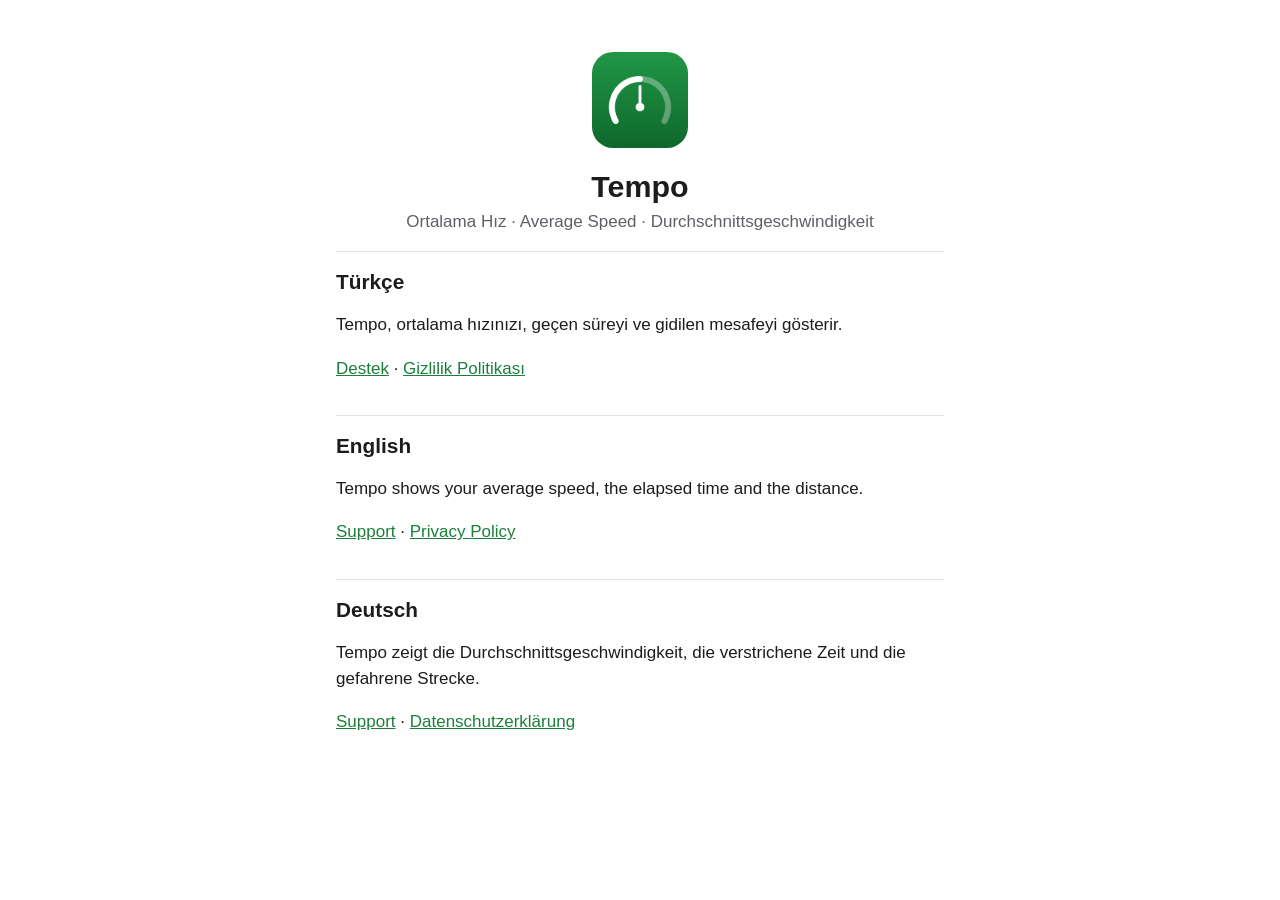
<file: index.html>
<!doctype html>
<html lang="tr">
<head>
<meta charset="utf-8">
<meta name="viewport" content="width=device-width, initial-scale=1">
<title>Tempo</title>
<meta name="description" content="Tempo: ortalama hız, süre ve mesafe. Destek ve gizlilik politikası.">
<link rel="icon" href="icon.png">
<link rel="stylesheet" href="style.css">
</head>
<body>
<div class="page">
<main>
<div class="hero">
  <img src="icon.png" alt="" width="96" height="96">
  <h1>Tempo</h1>
  <p>Ortalama Hız · Average Speed · Durchschnittsgeschwindigkeit</p>
</div>

<section class="language-section" lang="tr">
  <h2>Türkçe</h2>
  <p>Tempo, ortalama hızınızı, geçen süreyi ve gidilen mesafeyi gösterir.</p>
  <p><a href="tr/support.html">Destek</a> · <a href="tr/privacy.html">Gizlilik Politikası</a></p>
</section>

<section class="language-section" lang="en">
  <h2>English</h2>
  <p>Tempo shows your average speed, the elapsed time and the distance.</p>
  <p><a href="en/support.html">Support</a> · <a href="en/privacy.html">Privacy Policy</a></p>
</section>

<section class="language-section" lang="de">
  <h2>Deutsch</h2>
  <p>Tempo zeigt die Durchschnittsgeschwindigkeit, die verstrichene Zeit und die gefahrene Strecke.</p>
  <p><a href="de/support.html">Support</a> · <a href="de/privacy.html">Datenschutzerklärung</a></p>
</section>
</main>
</div>
</body>
</html>
</file>
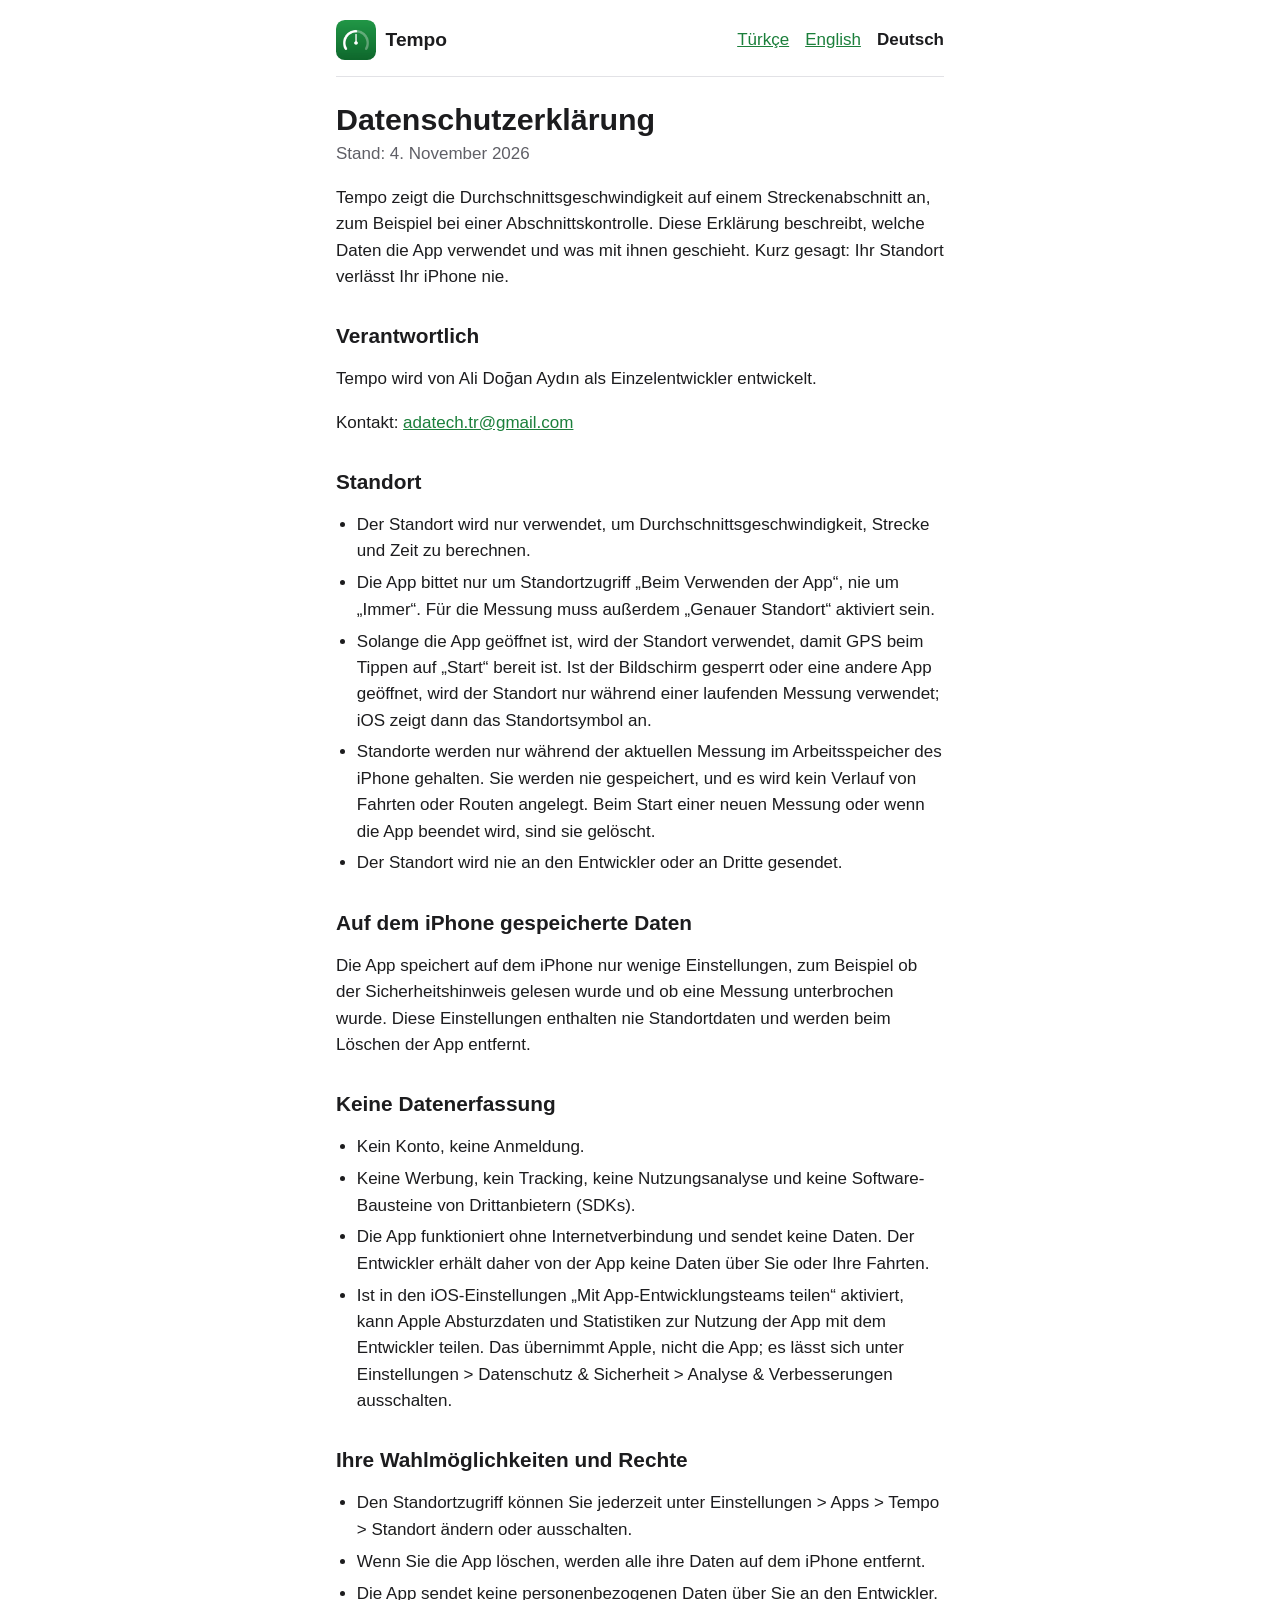
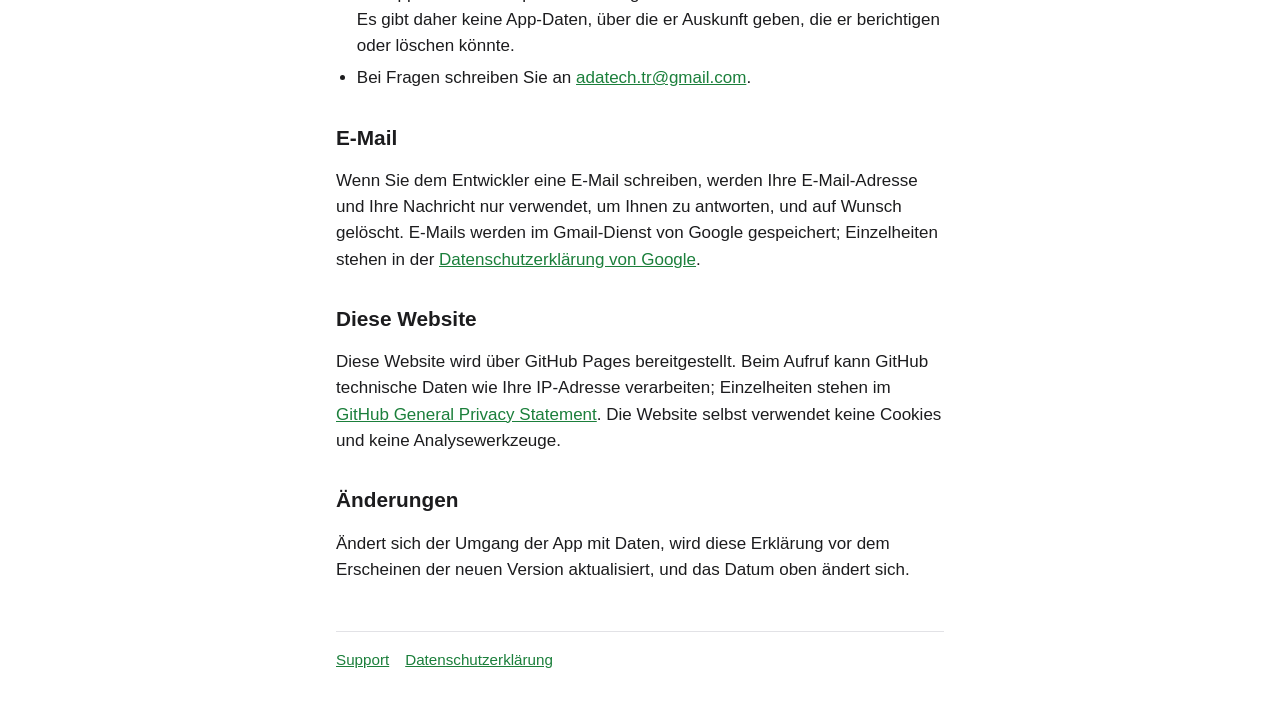
<file: de/privacy.html>
<!doctype html>
<html lang="de">
<head>
<meta charset="utf-8">
<meta name="viewport" content="width=device-width, initial-scale=1">
<title>Datenschutzerklärung – Tempo</title>
<meta name="description" content="Datenschutzerklärung der App Tempo: Der Standort verlässt das iPhone nie.">
<link rel="icon" href="../icon.png">
<link rel="stylesheet" href="../style.css">
</head>
<body>
<div class="page">
<header>
  <a class="brand" href="../index.html"><img src="../icon.png" alt="" width="40" height="40">Tempo</a>
  <nav class="languages" aria-label="Sprache">
    <a href="../tr/privacy.html" hreflang="tr" lang="tr">Türkçe</a>
    <a href="../en/privacy.html" hreflang="en" lang="en">English</a>
    <a href="privacy.html" aria-current="page">Deutsch</a>
  </nav>
</header>

<main>
<h1>Datenschutzerklärung</h1>
<p class="updated">Stand: 4. November 2026</p>

<p>Tempo zeigt die Durchschnittsgeschwindigkeit auf einem Streckenabschnitt an, zum Beispiel bei einer Abschnittskontrolle. Diese Erklärung beschreibt, welche Daten die App verwendet und was mit ihnen geschieht. Kurz gesagt: Ihr Standort verlässt Ihr iPhone nie.</p>

<h2>Verantwortlich</h2>
<p>Tempo wird von Ali Doğan Aydın als Einzelentwickler entwickelt.</p>
<p>Kontakt: <a href="mailto:adatech.tr@gmail.com">adatech.tr@gmail.com</a></p>

<h2>Standort</h2>
<ul>
  <li>Der Standort wird nur verwendet, um Durchschnittsgeschwindigkeit, Strecke und Zeit zu berechnen.</li>
  <li>Die App bittet nur um Standortzugriff „Beim Verwenden der App“, nie um „Immer“. Für die Messung muss außerdem „Genauer Standort“ aktiviert sein.</li>
  <li>Solange die App geöffnet ist, wird der Standort verwendet, damit GPS beim Tippen auf „Start“ bereit ist. Ist der Bildschirm gesperrt oder eine andere App geöffnet, wird der Standort nur während einer laufenden Messung verwendet; iOS zeigt dann das Standortsymbol an.</li>
  <li>Standorte werden nur während der aktuellen Messung im Arbeitsspeicher des iPhone gehalten. Sie werden nie gespeichert, und es wird kein Verlauf von Fahrten oder Routen angelegt. Beim Start einer neuen Messung oder wenn die App beendet wird, sind sie gelöscht.</li>
  <li>Der Standort wird nie an den Entwickler oder an Dritte gesendet.</li>
</ul>

<h2>Auf dem iPhone gespeicherte Daten</h2>
<p>Die App speichert auf dem iPhone nur wenige Einstellungen, zum Beispiel ob der Sicherheitshinweis gelesen wurde und ob eine Messung unterbrochen wurde. Diese Einstellungen enthalten nie Standortdaten und werden beim Löschen der App entfernt.</p>

<h2>Keine Datenerfassung</h2>
<ul>
  <li>Kein Konto, keine Anmeldung.</li>
  <li>Keine Werbung, kein Tracking, keine Nutzungsanalyse und keine Software-Bausteine von Drittanbietern (SDKs).</li>
  <li>Die App funktioniert ohne Internetverbindung und sendet keine Daten. Der Entwickler erhält daher von der App keine Daten über Sie oder Ihre Fahrten.</li>
  <li>Ist in den iOS-Einstellungen „Mit App-Entwicklungsteams teilen“ aktiviert, kann Apple Absturzdaten und Statistiken zur Nutzung der App mit dem Entwickler teilen. Das übernimmt Apple, nicht die App; es lässt sich unter Einstellungen &gt; Datenschutz &amp; Sicherheit &gt; Analyse &amp; Verbesserungen ausschalten.</li>
</ul>

<h2>Ihre Wahlmöglichkeiten und Rechte</h2>
<ul>
  <li>Den Standortzugriff können Sie jederzeit unter Einstellungen &gt; Apps &gt; Tempo &gt; Standort ändern oder ausschalten.</li>
  <li>Wenn Sie die App löschen, werden alle ihre Daten auf dem iPhone entfernt.</li>
  <li>Die App sendet keine personenbezogenen Daten über Sie an den Entwickler. Es gibt daher keine App-Daten, über die er Auskunft geben, die er berichtigen oder löschen könnte.</li>
  <li>Bei Fragen schreiben Sie an <a href="mailto:adatech.tr@gmail.com">adatech.tr@gmail.com</a>.</li>
</ul>

<h2>E-Mail</h2>
<p>Wenn Sie dem Entwickler eine E-Mail schreiben, werden Ihre E-Mail-Adresse und Ihre Nachricht nur verwendet, um Ihnen zu antworten, und auf Wunsch gelöscht. E-Mails werden im Gmail-Dienst von Google gespeichert; Einzelheiten stehen in der <a href="https://policies.google.com/privacy">Datenschutzerklärung von Google</a>.</p>

<h2>Diese Website</h2>
<p>Diese Website wird über GitHub Pages bereitgestellt. Beim Aufruf kann GitHub technische Daten wie Ihre IP-Adresse verarbeiten; Einzelheiten stehen im <a href="https://docs.github.com/en/site-policy/privacy-policies/github-general-privacy-statement">GitHub General Privacy Statement</a>. Die Website selbst verwendet keine Cookies und keine Analysewerkzeuge.</p>

<h2>Änderungen</h2>
<p>Ändert sich der Umgang der App mit Daten, wird diese Erklärung vor dem Erscheinen der neuen Version aktualisiert, und das Datum oben ändert sich.</p>
</main>

<footer>
  <a href="support.html">Support</a>
  <a href="privacy.html">Datenschutzerklärung</a>
</footer>
</div>
</body>
</html>
</file>
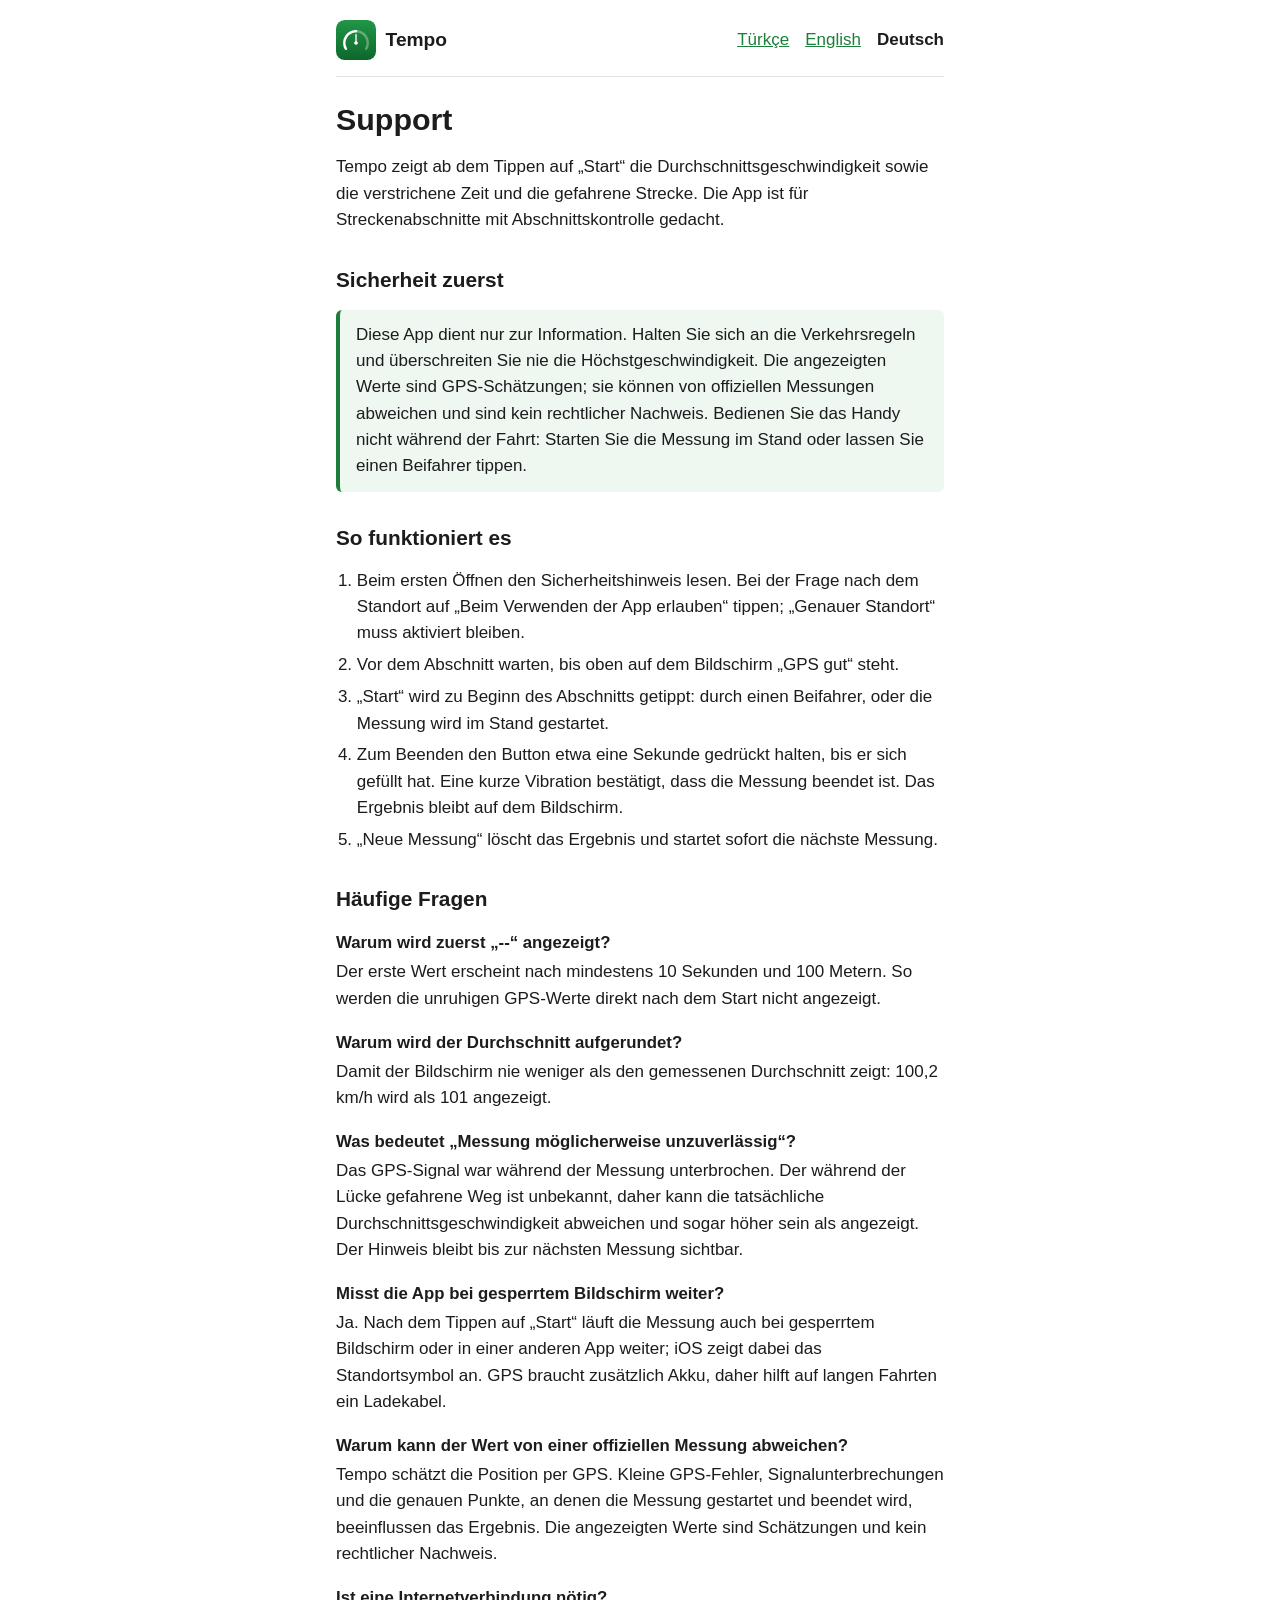
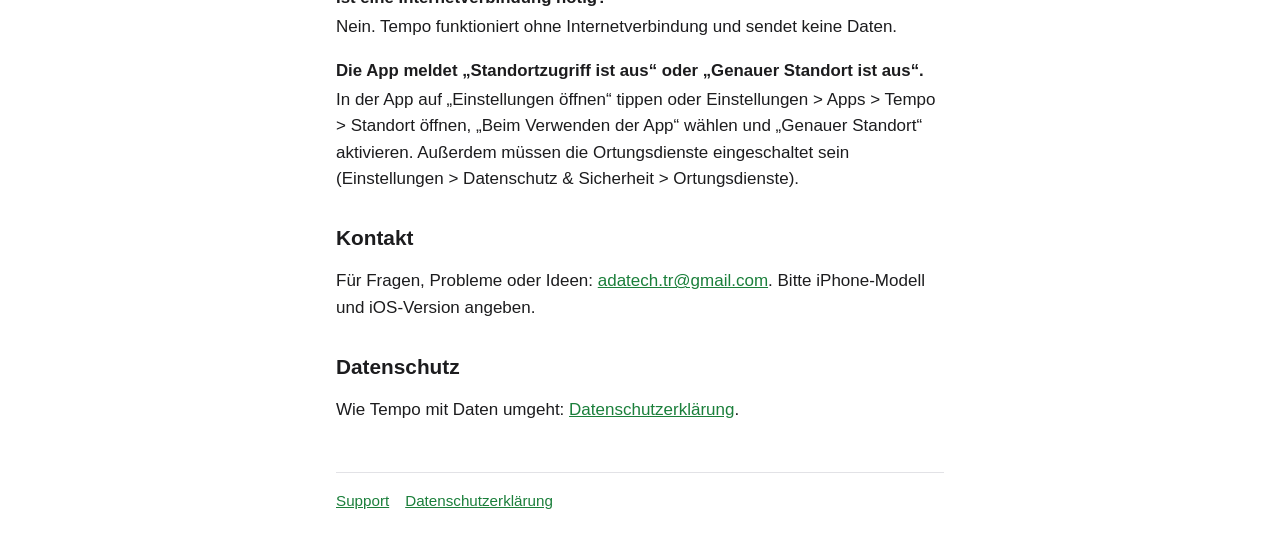
<file: de/support.html>
<!doctype html>
<html lang="de">
<head>
<meta charset="utf-8">
<meta name="viewport" content="width=device-width, initial-scale=1">
<title>Support – Tempo</title>
<meta name="description" content="Bedienung der App Tempo, häufige Fragen und Kontakt.">
<link rel="icon" href="../icon.png">
<link rel="stylesheet" href="../style.css">
</head>
<body>
<div class="page">
<header>
  <a class="brand" href="../index.html"><img src="../icon.png" alt="" width="40" height="40">Tempo</a>
  <nav class="languages" aria-label="Sprache">
    <a href="../tr/support.html" hreflang="tr" lang="tr">Türkçe</a>
    <a href="../en/support.html" hreflang="en" lang="en">English</a>
    <a href="support.html" aria-current="page">Deutsch</a>
  </nav>
</header>

<main>
<h1>Support</h1>
<p>Tempo zeigt ab dem Tippen auf „Start“ die Durchschnittsgeschwindigkeit sowie die verstrichene Zeit und die gefahrene Strecke. Die App ist für Streckenabschnitte mit Abschnittskontrolle gedacht.</p>

<h2>Sicherheit zuerst</h2>
<p class="notice">Diese App dient nur zur Information. Halten Sie sich an die Verkehrsregeln und überschreiten Sie nie die Höchstgeschwindigkeit. Die angezeigten Werte sind GPS-Schätzungen; sie können von offiziellen Messungen abweichen und sind kein rechtlicher Nachweis. Bedienen Sie das Handy nicht während der Fahrt: Starten Sie die Messung im Stand oder lassen Sie einen Beifahrer tippen.</p>

<h2>So funktioniert es</h2>
<ol>
  <li>Beim ersten Öffnen den Sicherheitshinweis lesen. Bei der Frage nach dem Standort auf „Beim Verwenden der App erlauben“ tippen; „Genauer Standort“ muss aktiviert bleiben.</li>
  <li>Vor dem Abschnitt warten, bis oben auf dem Bildschirm „GPS gut“ steht.</li>
  <li>„Start“ wird zu Beginn des Abschnitts getippt: durch einen Beifahrer, oder die Messung wird im Stand gestartet.</li>
  <li>Zum Beenden den Button etwa eine Sekunde gedrückt halten, bis er sich gefüllt hat. Eine kurze Vibration bestätigt, dass die Messung beendet ist. Das Ergebnis bleibt auf dem Bildschirm.</li>
  <li>„Neue Messung“ löscht das Ergebnis und startet sofort die nächste Messung.</li>
</ol>

<h2>Häufige Fragen</h2>

<h3>Warum wird zuerst „--“ angezeigt?</h3>
<p>Der erste Wert erscheint nach mindestens 10 Sekunden und 100 Metern. So werden die unruhigen GPS-Werte direkt nach dem Start nicht angezeigt.</p>

<h3>Warum wird der Durchschnitt aufgerundet?</h3>
<p>Damit der Bildschirm nie weniger als den gemessenen Durchschnitt zeigt: 100,2 km/h wird als 101 angezeigt.</p>

<h3>Was bedeutet „Messung möglicherweise unzuverlässig“?</h3>
<p>Das GPS-Signal war während der Messung unterbrochen. Der während der Lücke gefahrene Weg ist unbekannt, daher kann die tatsächliche Durchschnittsgeschwindigkeit abweichen und sogar höher sein als angezeigt. Der Hinweis bleibt bis zur nächsten Messung sichtbar.</p>

<h3>Misst die App bei gesperrtem Bildschirm weiter?</h3>
<p>Ja. Nach dem Tippen auf „Start“ läuft die Messung auch bei gesperrtem Bildschirm oder in einer anderen App weiter; iOS zeigt dabei das Standortsymbol an. GPS braucht zusätzlich Akku, daher hilft auf langen Fahrten ein Ladekabel.</p>

<h3>Warum kann der Wert von einer offiziellen Messung abweichen?</h3>
<p>Tempo schätzt die Position per GPS. Kleine GPS-Fehler, Signalunterbrechungen und die genauen Punkte, an denen die Messung gestartet und beendet wird, beeinflussen das Ergebnis. Die angezeigten Werte sind Schätzungen und kein rechtlicher Nachweis.</p>

<h3>Ist eine Internetverbindung nötig?</h3>
<p>Nein. Tempo funktioniert ohne Internetverbindung und sendet keine Daten.</p>

<h3>Die App meldet „Standortzugriff ist aus“ oder „Genauer Standort ist aus“.</h3>
<p>In der App auf „Einstellungen öffnen“ tippen oder Einstellungen &gt; Apps &gt; Tempo &gt; Standort öffnen, „Beim Verwenden der App“ wählen und „Genauer Standort“ aktivieren. Außerdem müssen die Ortungsdienste eingeschaltet sein (Einstellungen &gt; Datenschutz &amp; Sicherheit &gt; Ortungsdienste).</p>

<h2>Kontakt</h2>
<p>Für Fragen, Probleme oder Ideen: <a href="mailto:adatech.tr@gmail.com">adatech.tr@gmail.com</a>. Bitte iPhone-Modell und iOS-Version angeben.</p>

<h2>Datenschutz</h2>
<p>Wie Tempo mit Daten umgeht: <a href="privacy.html">Datenschutzerklärung</a>.</p>
</main>

<footer>
  <a href="support.html">Support</a>
  <a href="privacy.html">Datenschutzerklärung</a>
</footer>
</div>
</body>
</html>
</file>
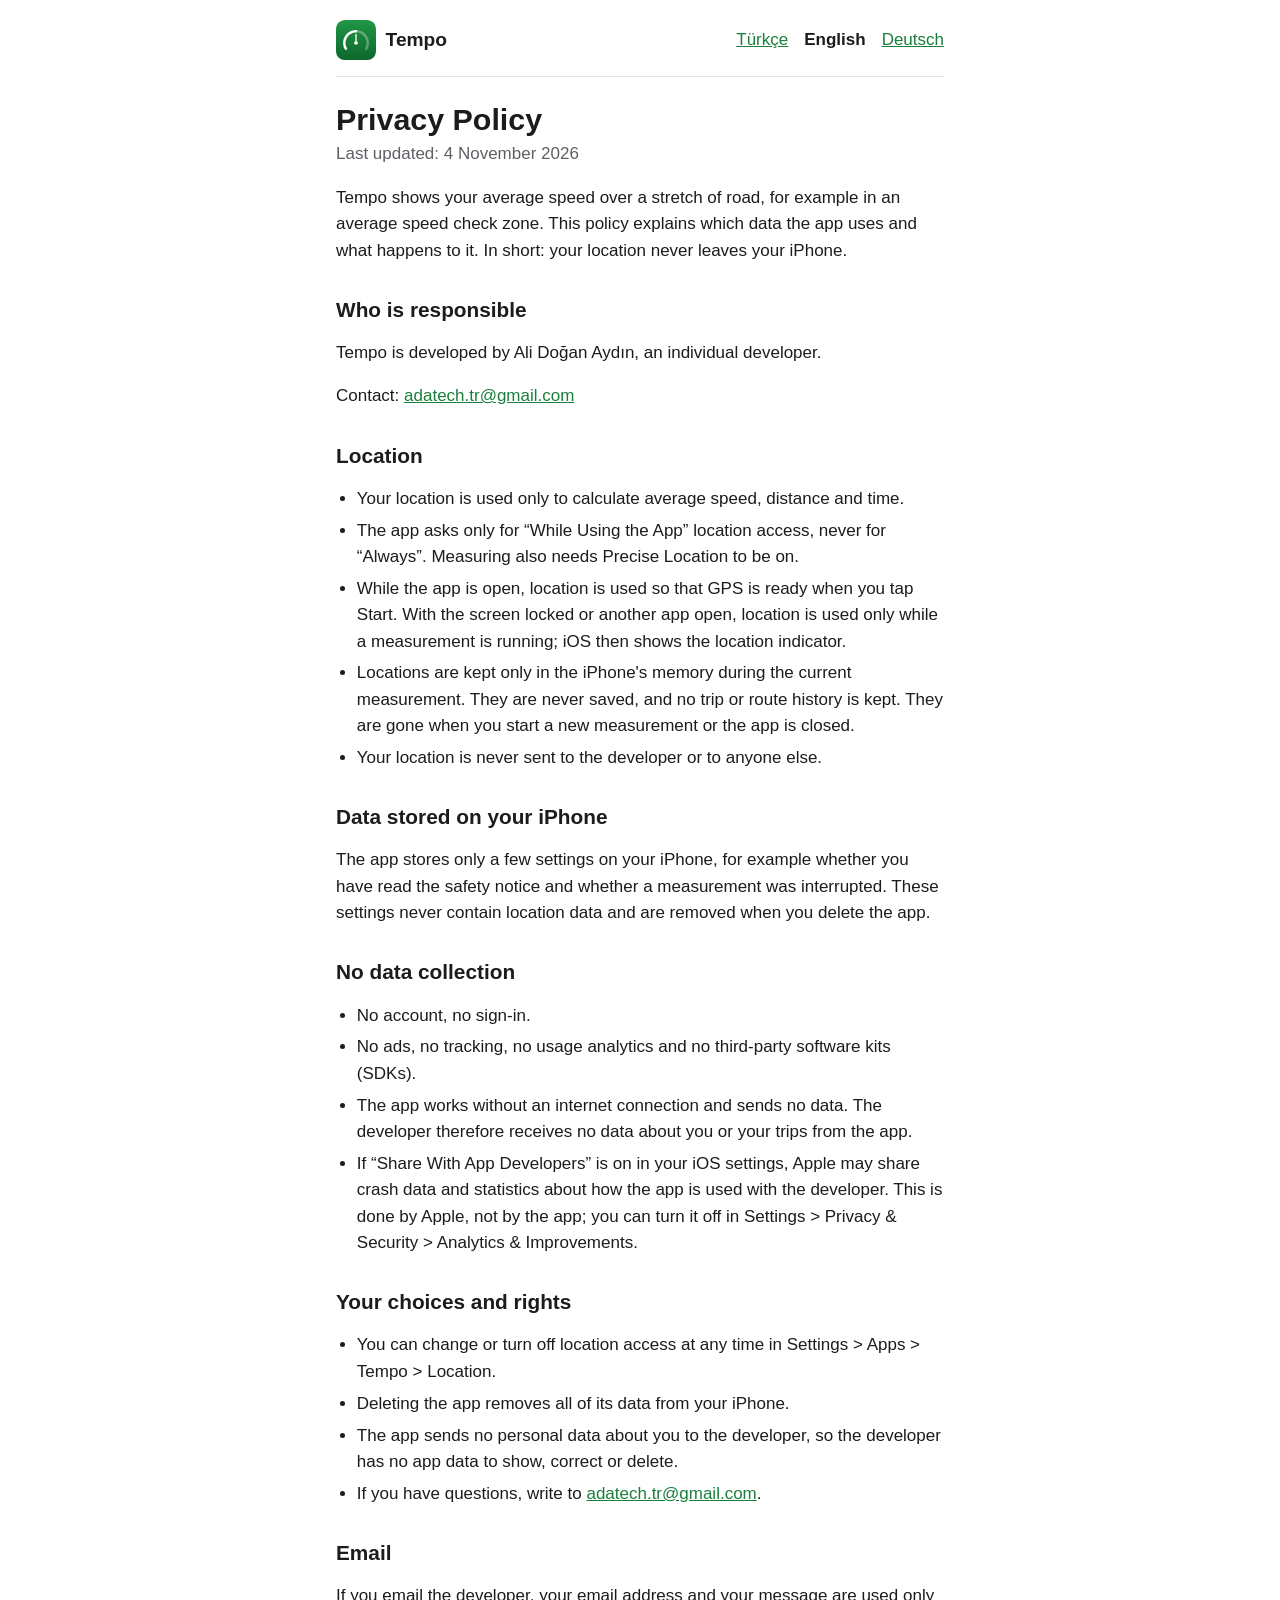
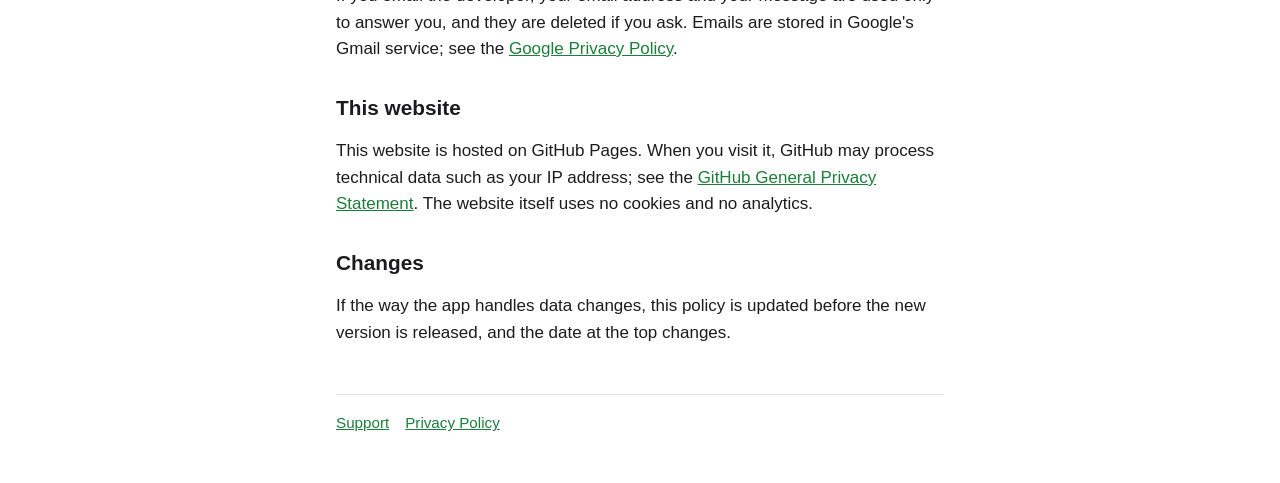
<file: en/privacy.html>
<!doctype html>
<html lang="en">
<head>
<meta charset="utf-8">
<meta name="viewport" content="width=device-width, initial-scale=1">
<title>Privacy Policy – Tempo</title>
<meta name="description" content="Privacy policy of the Tempo app: your location never leaves your iPhone.">
<link rel="icon" href="../icon.png">
<link rel="stylesheet" href="../style.css">
</head>
<body>
<div class="page">
<header>
  <a class="brand" href="../index.html"><img src="../icon.png" alt="" width="40" height="40">Tempo</a>
  <nav class="languages" aria-label="Language">
    <a href="../tr/privacy.html" hreflang="tr" lang="tr">Türkçe</a>
    <a href="privacy.html" aria-current="page">English</a>
    <a href="../de/privacy.html" hreflang="de" lang="de">Deutsch</a>
  </nav>
</header>

<main>
<h1>Privacy Policy</h1>
<p class="updated">Last updated: 4 November 2026</p>

<p>Tempo shows your average speed over a stretch of road, for example in an average speed check zone. This policy explains which data the app uses and what happens to it. In short: your location never leaves your iPhone.</p>

<h2>Who is responsible</h2>
<p>Tempo is developed by Ali Doğan Aydın, an individual developer.</p>
<p>Contact: <a href="mailto:adatech.tr@gmail.com">adatech.tr@gmail.com</a></p>

<h2>Location</h2>
<ul>
  <li>Your location is used only to calculate average speed, distance and time.</li>
  <li>The app asks only for “While Using the App” location access, never for “Always”. Measuring also needs Precise Location to be on.</li>
  <li>While the app is open, location is used so that GPS is ready when you tap Start. With the screen locked or another app open, location is used only while a measurement is running; iOS then shows the location indicator.</li>
  <li>Locations are kept only in the iPhone's memory during the current measurement. They are never saved, and no trip or route history is kept. They are gone when you start a new measurement or the app is closed.</li>
  <li>Your location is never sent to the developer or to anyone else.</li>
</ul>

<h2>Data stored on your iPhone</h2>
<p>The app stores only a few settings on your iPhone, for example whether you have read the safety notice and whether a measurement was interrupted. These settings never contain location data and are removed when you delete the app.</p>

<h2>No data collection</h2>
<ul>
  <li>No account, no sign-in.</li>
  <li>No ads, no tracking, no usage analytics and no third-party software kits (SDKs).</li>
  <li>The app works without an internet connection and sends no data. The developer therefore receives no data about you or your trips from the app.</li>
  <li>If “Share With App Developers” is on in your iOS settings, Apple may share crash data and statistics about how the app is used with the developer. This is done by Apple, not by the app; you can turn it off in Settings &gt; Privacy &amp; Security &gt; Analytics &amp; Improvements.</li>
</ul>

<h2>Your choices and rights</h2>
<ul>
  <li>You can change or turn off location access at any time in Settings &gt; Apps &gt; Tempo &gt; Location.</li>
  <li>Deleting the app removes all of its data from your iPhone.</li>
  <li>The app sends no personal data about you to the developer, so the developer has no app data to show, correct or delete.</li>
  <li>If you have questions, write to <a href="mailto:adatech.tr@gmail.com">adatech.tr@gmail.com</a>.</li>
</ul>

<h2>Email</h2>
<p>If you email the developer, your email address and your message are used only to answer you, and they are deleted if you ask. Emails are stored in Google's Gmail service; see the <a href="https://policies.google.com/privacy">Google Privacy Policy</a>.</p>

<h2>This website</h2>
<p>This website is hosted on GitHub Pages. When you visit it, GitHub may process technical data such as your IP address; see the <a href="https://docs.github.com/en/site-policy/privacy-policies/github-general-privacy-statement">GitHub General Privacy Statement</a>. The website itself uses no cookies and no analytics.</p>

<h2>Changes</h2>
<p>If the way the app handles data changes, this policy is updated before the new version is released, and the date at the top changes.</p>
</main>

<footer>
  <a href="support.html">Support</a>
  <a href="privacy.html">Privacy Policy</a>
</footer>
</div>
</body>
</html>
</file>
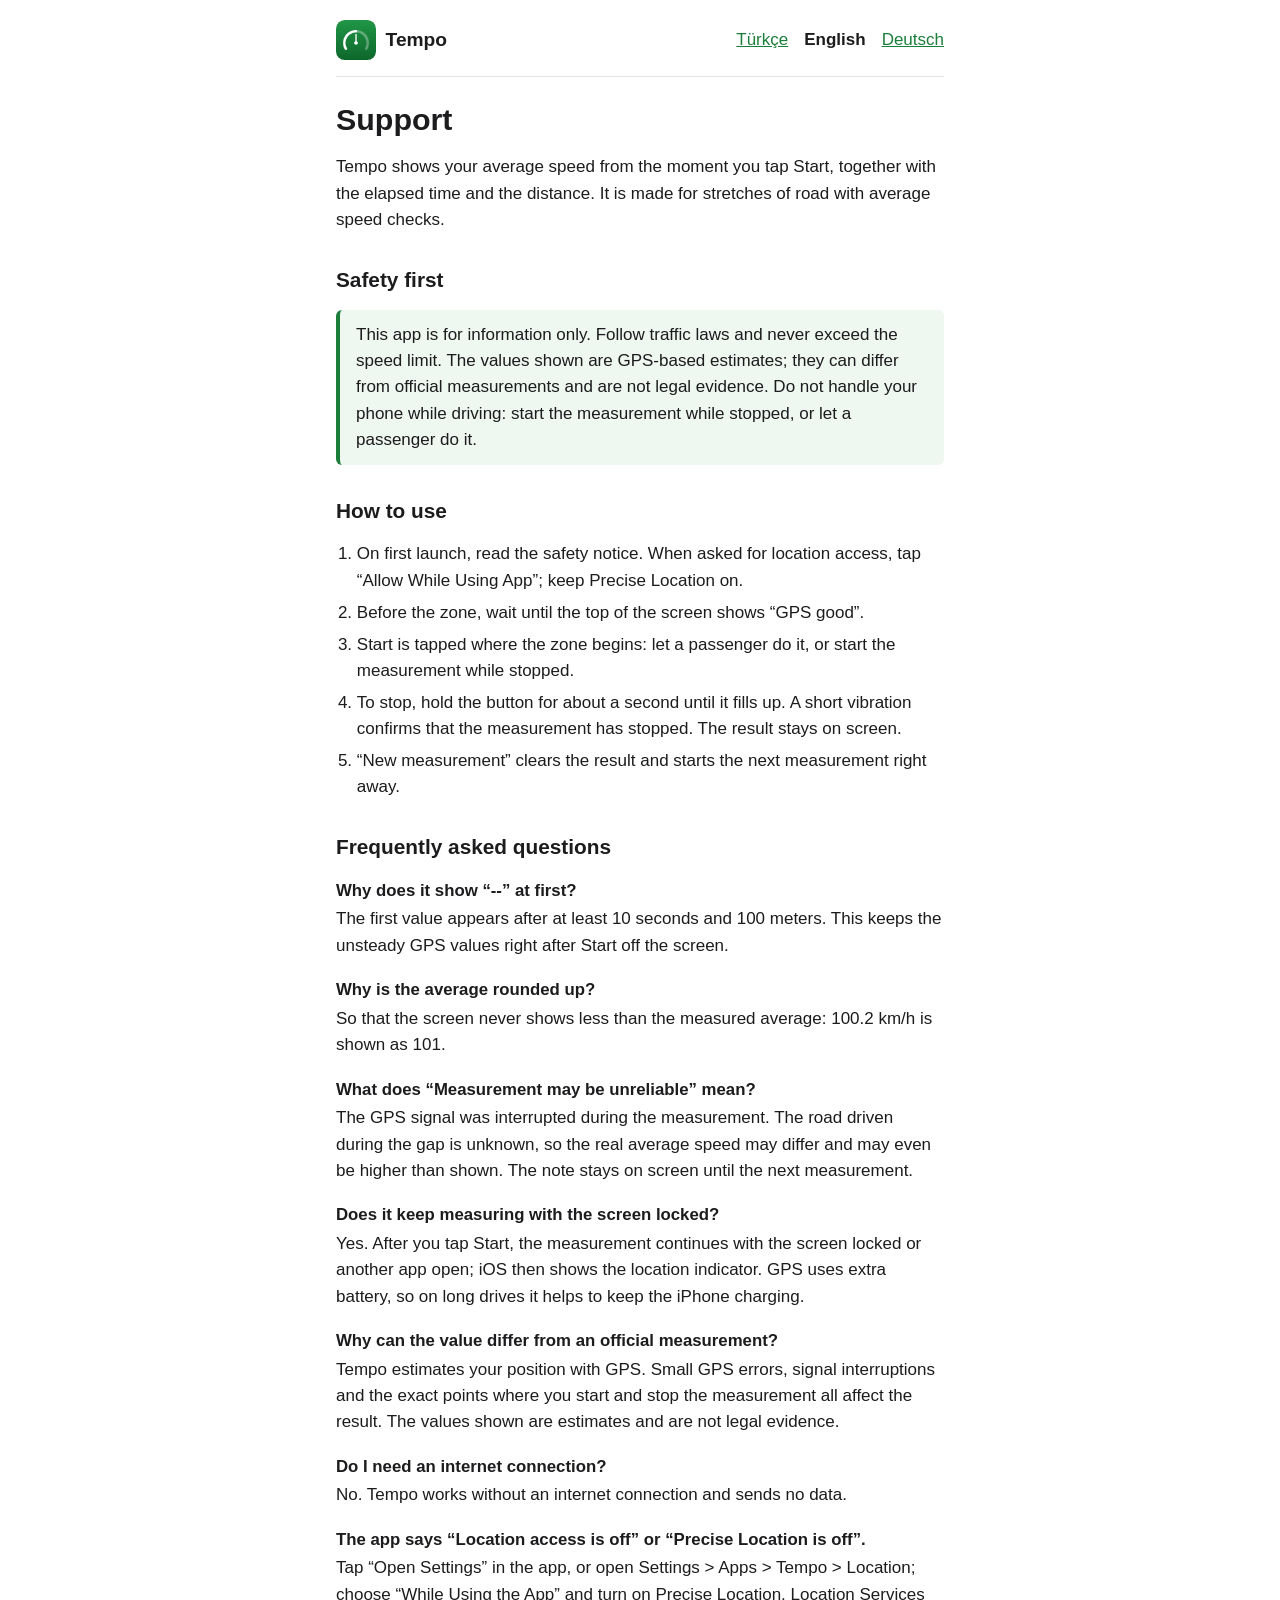
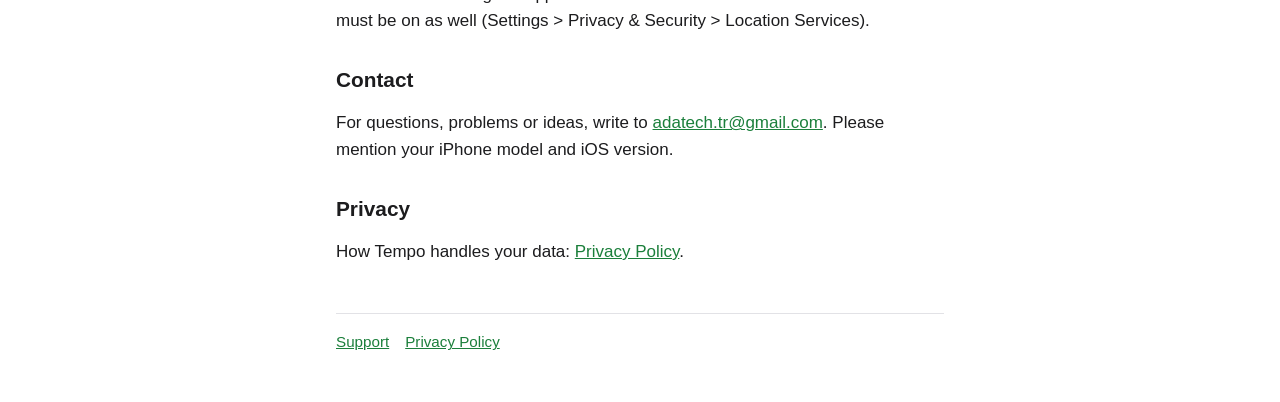
<file: en/support.html>
<!doctype html>
<html lang="en">
<head>
<meta charset="utf-8">
<meta name="viewport" content="width=device-width, initial-scale=1">
<title>Support – Tempo</title>
<meta name="description" content="How to use the Tempo app, frequently asked questions and contact.">
<link rel="icon" href="../icon.png">
<link rel="stylesheet" href="../style.css">
</head>
<body>
<div class="page">
<header>
  <a class="brand" href="../index.html"><img src="../icon.png" alt="" width="40" height="40">Tempo</a>
  <nav class="languages" aria-label="Language">
    <a href="../tr/support.html" hreflang="tr" lang="tr">Türkçe</a>
    <a href="support.html" aria-current="page">English</a>
    <a href="../de/support.html" hreflang="de" lang="de">Deutsch</a>
  </nav>
</header>

<main>
<h1>Support</h1>
<p>Tempo shows your average speed from the moment you tap Start, together with the elapsed time and the distance. It is made for stretches of road with average speed checks.</p>

<h2>Safety first</h2>
<p class="notice">This app is for information only. Follow traffic laws and never exceed the speed limit. The values shown are GPS-based estimates; they can differ from official measurements and are not legal evidence. Do not handle your phone while driving: start the measurement while stopped, or let a passenger do it.</p>

<h2>How to use</h2>
<ol>
  <li>On first launch, read the safety notice. When asked for location access, tap “Allow While Using App”; keep Precise Location on.</li>
  <li>Before the zone, wait until the top of the screen shows “GPS good”.</li>
  <li>Start is tapped where the zone begins: let a passenger do it, or start the measurement while stopped.</li>
  <li>To stop, hold the button for about a second until it fills up. A short vibration confirms that the measurement has stopped. The result stays on screen.</li>
  <li>“New measurement” clears the result and starts the next measurement right away.</li>
</ol>

<h2>Frequently asked questions</h2>

<h3>Why does it show “--” at first?</h3>
<p>The first value appears after at least 10 seconds and 100 meters. This keeps the unsteady GPS values right after Start off the screen.</p>

<h3>Why is the average rounded up?</h3>
<p>So that the screen never shows less than the measured average: 100.2 km/h is shown as 101.</p>

<h3>What does “Measurement may be unreliable” mean?</h3>
<p>The GPS signal was interrupted during the measurement. The road driven during the gap is unknown, so the real average speed may differ and may even be higher than shown. The note stays on screen until the next measurement.</p>

<h3>Does it keep measuring with the screen locked?</h3>
<p>Yes. After you tap Start, the measurement continues with the screen locked or another app open; iOS then shows the location indicator. GPS uses extra battery, so on long drives it helps to keep the iPhone charging.</p>

<h3>Why can the value differ from an official measurement?</h3>
<p>Tempo estimates your position with GPS. Small GPS errors, signal interruptions and the exact points where you start and stop the measurement all affect the result. The values shown are estimates and are not legal evidence.</p>

<h3>Do I need an internet connection?</h3>
<p>No. Tempo works without an internet connection and sends no data.</p>

<h3>The app says “Location access is off” or “Precise Location is off”.</h3>
<p>Tap “Open Settings” in the app, or open Settings &gt; Apps &gt; Tempo &gt; Location; choose “While Using the App” and turn on Precise Location. Location Services must be on as well (Settings &gt; Privacy &amp; Security &gt; Location Services).</p>

<h2>Contact</h2>
<p>For questions, problems or ideas, write to <a href="mailto:adatech.tr@gmail.com">adatech.tr@gmail.com</a>. Please mention your iPhone model and iOS version.</p>

<h2>Privacy</h2>
<p>How Tempo handles your data: <a href="privacy.html">Privacy Policy</a>.</p>
</main>

<footer>
  <a href="support.html">Support</a>
  <a href="privacy.html">Privacy Policy</a>
</footer>
</div>
</body>
</html>
</file>
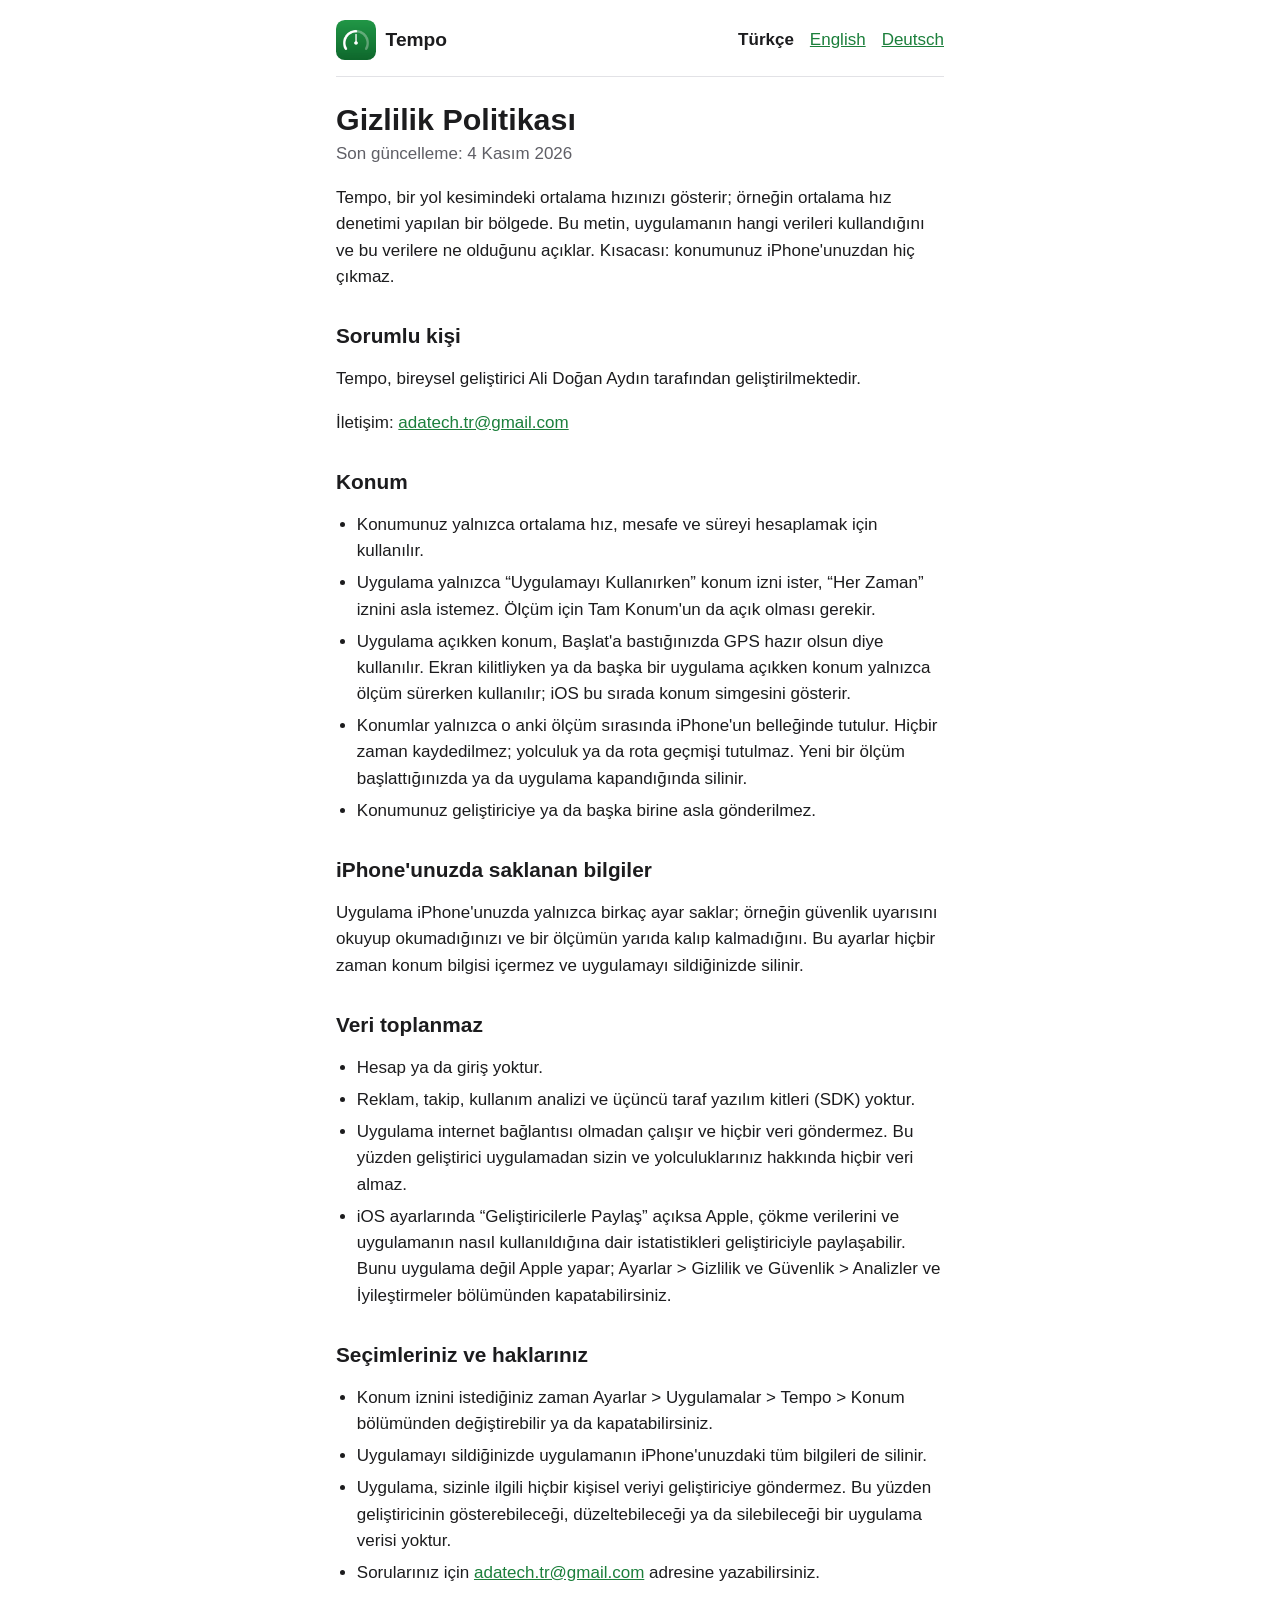
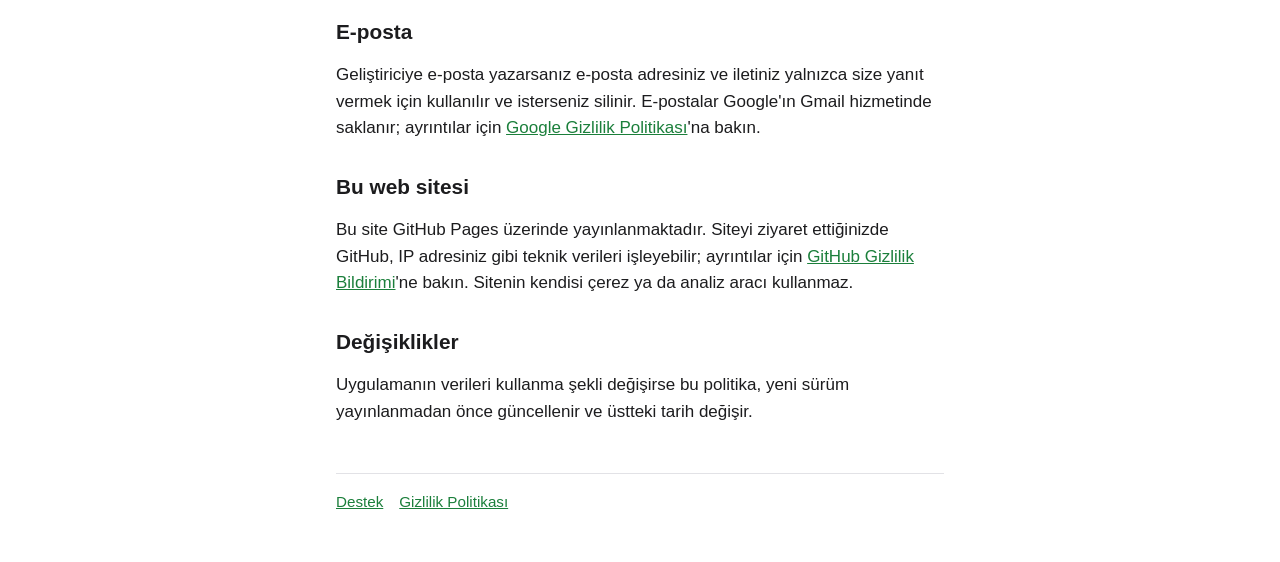
<file: tr/privacy.html>
<!doctype html>
<html lang="tr">
<head>
<meta charset="utf-8">
<meta name="viewport" content="width=device-width, initial-scale=1">
<title>Gizlilik Politikası – Tempo</title>
<meta name="description" content="Tempo uygulamasının gizlilik politikası: konumunuz iPhone'unuzdan hiç çıkmaz.">
<link rel="icon" href="../icon.png">
<link rel="stylesheet" href="../style.css">
</head>
<body>
<div class="page">
<header>
  <a class="brand" href="../index.html"><img src="../icon.png" alt="" width="40" height="40">Tempo</a>
  <nav class="languages" aria-label="Dil">
    <a href="privacy.html" aria-current="page">Türkçe</a>
    <a href="../en/privacy.html" hreflang="en" lang="en">English</a>
    <a href="../de/privacy.html" hreflang="de" lang="de">Deutsch</a>
  </nav>
</header>

<main>
<h1>Gizlilik Politikası</h1>
<p class="updated">Son güncelleme: 4 Kasım 2026</p>

<p>Tempo, bir yol kesimindeki ortalama hızınızı gösterir; örneğin ortalama hız denetimi yapılan bir bölgede. Bu metin, uygulamanın hangi verileri kullandığını ve bu verilere ne olduğunu açıklar. Kısacası: konumunuz iPhone'unuzdan hiç çıkmaz.</p>

<h2>Sorumlu kişi</h2>
<p>Tempo, bireysel geliştirici Ali Doğan Aydın tarafından geliştirilmektedir.</p>
<p>İletişim: <a href="mailto:adatech.tr@gmail.com">adatech.tr@gmail.com</a></p>

<h2>Konum</h2>
<ul>
  <li>Konumunuz yalnızca ortalama hız, mesafe ve süreyi hesaplamak için kullanılır.</li>
  <li>Uygulama yalnızca “Uygulamayı Kullanırken” konum izni ister, “Her Zaman” iznini asla istemez. Ölçüm için Tam Konum'un da açık olması gerekir.</li>
  <li>Uygulama açıkken konum, Başlat'a bastığınızda GPS hazır olsun diye kullanılır. Ekran kilitliyken ya da başka bir uygulama açıkken konum yalnızca ölçüm sürerken kullanılır; iOS bu sırada konum simgesini gösterir.</li>
  <li>Konumlar yalnızca o anki ölçüm sırasında iPhone'un belleğinde tutulur. Hiçbir zaman kaydedilmez; yolculuk ya da rota geçmişi tutulmaz. Yeni bir ölçüm başlattığınızda ya da uygulama kapandığında silinir.</li>
  <li>Konumunuz geliştiriciye ya da başka birine asla gönderilmez.</li>
</ul>

<h2>iPhone'unuzda saklanan bilgiler</h2>
<p>Uygulama iPhone'unuzda yalnızca birkaç ayar saklar; örneğin güvenlik uyarısını okuyup okumadığınızı ve bir ölçümün yarıda kalıp kalmadığını. Bu ayarlar hiçbir zaman konum bilgisi içermez ve uygulamayı sildiğinizde silinir.</p>

<h2>Veri toplanmaz</h2>
<ul>
  <li>Hesap ya da giriş yoktur.</li>
  <li>Reklam, takip, kullanım analizi ve üçüncü taraf yazılım kitleri (SDK) yoktur.</li>
  <li>Uygulama internet bağlantısı olmadan çalışır ve hiçbir veri göndermez. Bu yüzden geliştirici uygulamadan sizin ve yolculuklarınız hakkında hiçbir veri almaz.</li>
  <li>iOS ayarlarında “Geliştiricilerle Paylaş” açıksa Apple, çökme verilerini ve uygulamanın nasıl kullanıldığına dair istatistikleri geliştiriciyle paylaşabilir. Bunu uygulama değil Apple yapar; Ayarlar &gt; Gizlilik ve Güvenlik &gt; Analizler ve İyileştirmeler bölümünden kapatabilirsiniz.</li>
</ul>

<h2>Seçimleriniz ve haklarınız</h2>
<ul>
  <li>Konum iznini istediğiniz zaman Ayarlar &gt; Uygulamalar &gt; Tempo &gt; Konum bölümünden değiştirebilir ya da kapatabilirsiniz.</li>
  <li>Uygulamayı sildiğinizde uygulamanın iPhone'unuzdaki tüm bilgileri de silinir.</li>
  <li>Uygulama, sizinle ilgili hiçbir kişisel veriyi geliştiriciye göndermez. Bu yüzden geliştiricinin gösterebileceği, düzeltebileceği ya da silebileceği bir uygulama verisi yoktur.</li>
  <li>Sorularınız için <a href="mailto:adatech.tr@gmail.com">adatech.tr@gmail.com</a> adresine yazabilirsiniz.</li>
</ul>

<h2>E-posta</h2>
<p>Geliştiriciye e-posta yazarsanız e-posta adresiniz ve iletiniz yalnızca size yanıt vermek için kullanılır ve isterseniz silinir. E-postalar Google'ın Gmail hizmetinde saklanır; ayrıntılar için <a href="https://policies.google.com/privacy">Google Gizlilik Politikası</a>'na bakın.</p>

<h2>Bu web sitesi</h2>
<p>Bu site GitHub Pages üzerinde yayınlanmaktadır. Siteyi ziyaret ettiğinizde GitHub, IP adresiniz gibi teknik verileri işleyebilir; ayrıntılar için <a href="https://docs.github.com/en/site-policy/privacy-policies/github-general-privacy-statement">GitHub Gizlilik Bildirimi</a>'ne bakın. Sitenin kendisi çerez ya da analiz aracı kullanmaz.</p>

<h2>Değişiklikler</h2>
<p>Uygulamanın verileri kullanma şekli değişirse bu politika, yeni sürüm yayınlanmadan önce güncellenir ve üstteki tarih değişir.</p>
</main>

<footer>
  <a href="support.html">Destek</a>
  <a href="privacy.html">Gizlilik Politikası</a>
</footer>
</div>
</body>
</html>
</file>
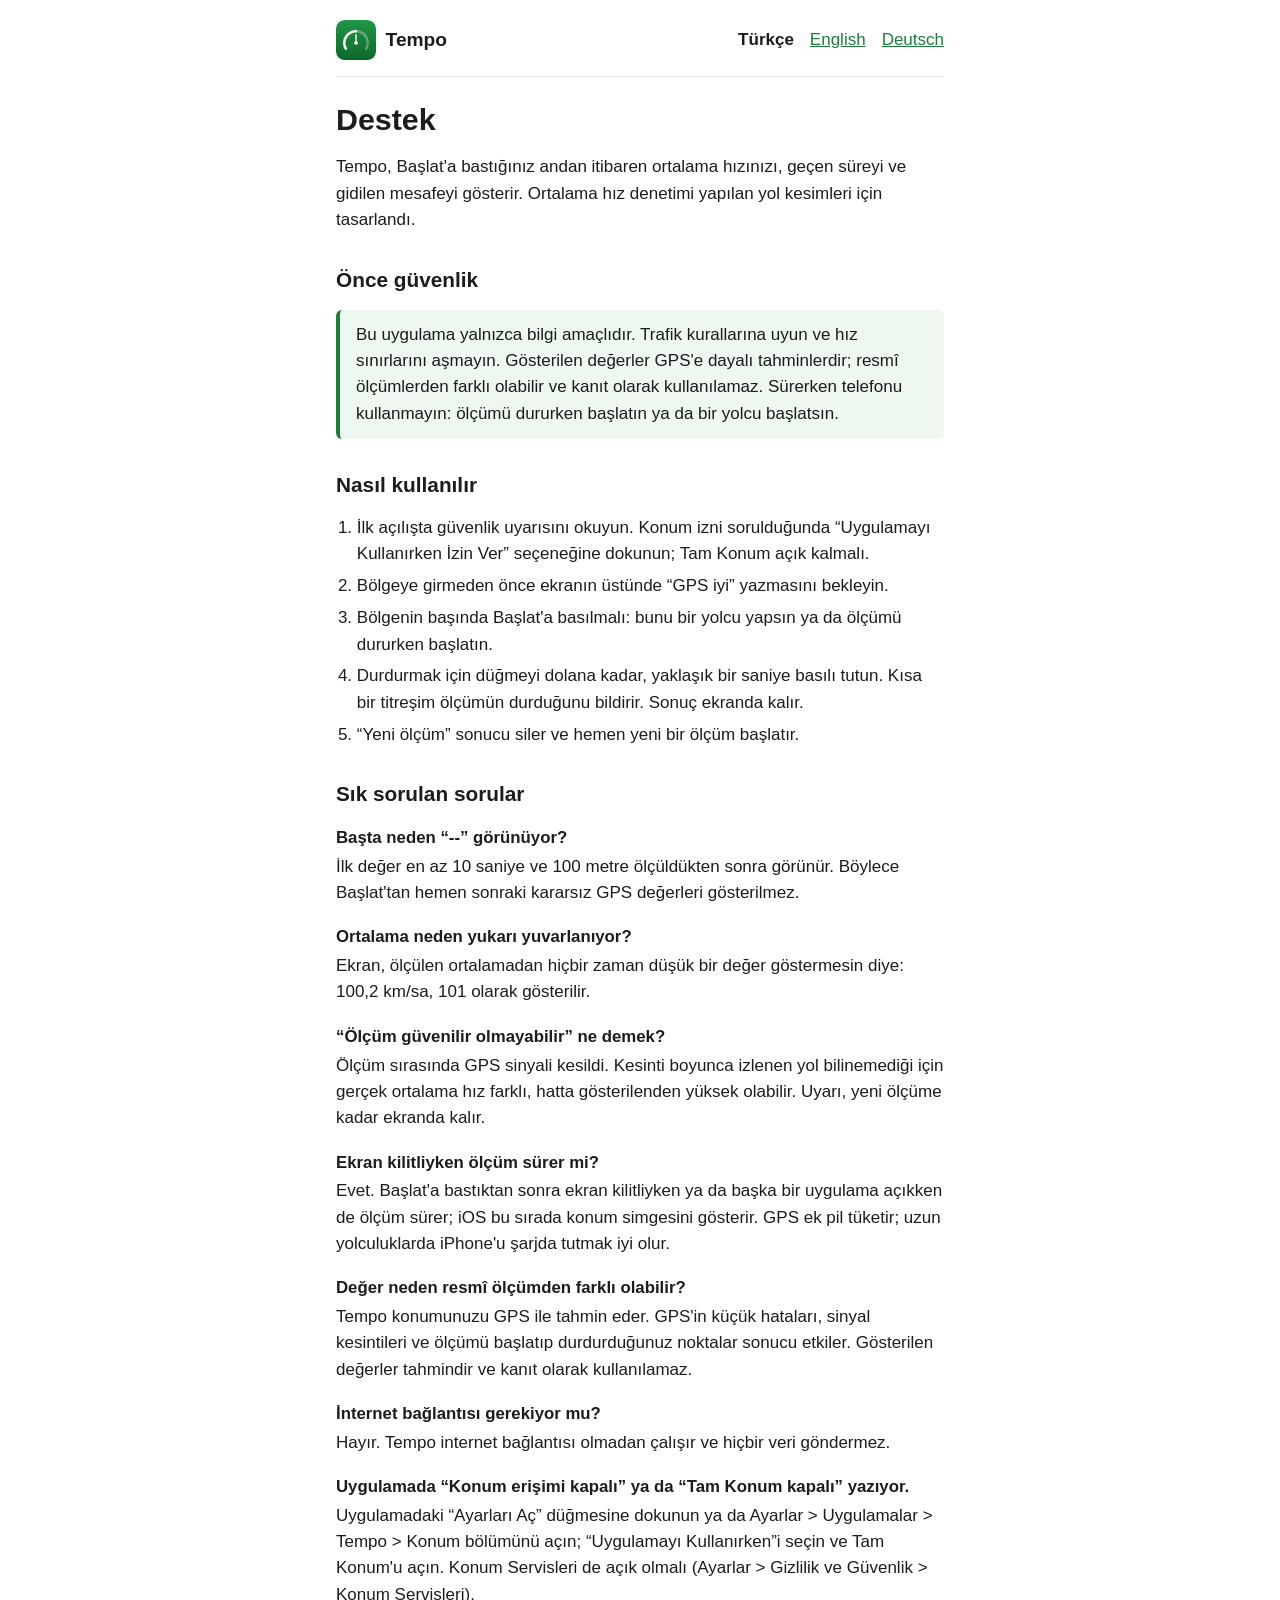
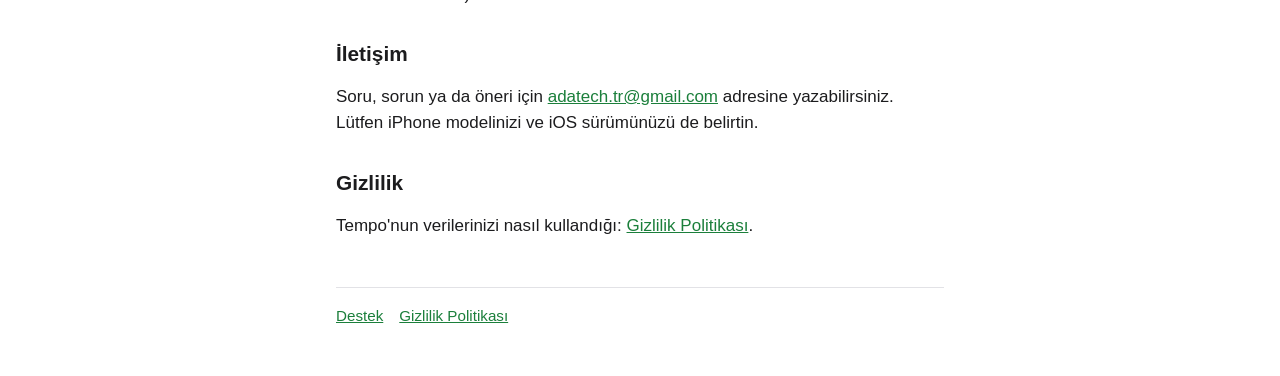
<file: tr/support.html>
<!doctype html>
<html lang="tr">
<head>
<meta charset="utf-8">
<meta name="viewport" content="width=device-width, initial-scale=1">
<title>Destek – Tempo</title>
<meta name="description" content="Tempo uygulaması için kullanım bilgileri, sık sorulan sorular ve iletişim.">
<link rel="icon" href="../icon.png">
<link rel="stylesheet" href="../style.css">
</head>
<body>
<div class="page">
<header>
  <a class="brand" href="../index.html"><img src="../icon.png" alt="" width="40" height="40">Tempo</a>
  <nav class="languages" aria-label="Dil">
    <a href="support.html" aria-current="page">Türkçe</a>
    <a href="../en/support.html" hreflang="en" lang="en">English</a>
    <a href="../de/support.html" hreflang="de" lang="de">Deutsch</a>
  </nav>
</header>

<main>
<h1>Destek</h1>
<p>Tempo, Başlat'a bastığınız andan itibaren ortalama hızınızı, geçen süreyi ve gidilen mesafeyi gösterir. Ortalama hız denetimi yapılan yol kesimleri için tasarlandı.</p>

<h2>Önce güvenlik</h2>
<p class="notice">Bu uygulama yalnızca bilgi amaçlıdır. Trafik kurallarına uyun ve hız sınırlarını aşmayın. Gösterilen değerler GPS'e dayalı tahminlerdir; resmî ölçümlerden farklı olabilir ve kanıt olarak kullanılamaz. Sürerken telefonu kullanmayın: ölçümü dururken başlatın ya da bir yolcu başlatsın.</p>

<h2>Nasıl kullanılır</h2>
<ol>
  <li>İlk açılışta güvenlik uyarısını okuyun. Konum izni sorulduğunda “Uygulamayı Kullanırken İzin Ver” seçeneğine dokunun; Tam Konum açık kalmalı.</li>
  <li>Bölgeye girmeden önce ekranın üstünde “GPS iyi” yazmasını bekleyin.</li>
  <li>Bölgenin başında Başlat'a basılmalı: bunu bir yolcu yapsın ya da ölçümü dururken başlatın.</li>
  <li>Durdurmak için düğmeyi dolana kadar, yaklaşık bir saniye basılı tutun. Kısa bir titreşim ölçümün durduğunu bildirir. Sonuç ekranda kalır.</li>
  <li>“Yeni ölçüm” sonucu siler ve hemen yeni bir ölçüm başlatır.</li>
</ol>

<h2>Sık sorulan sorular</h2>

<h3>Başta neden “--” görünüyor?</h3>
<p>İlk değer en az 10 saniye ve 100 metre ölçüldükten sonra görünür. Böylece Başlat'tan hemen sonraki kararsız GPS değerleri gösterilmez.</p>

<h3>Ortalama neden yukarı yuvarlanıyor?</h3>
<p>Ekran, ölçülen ortalamadan hiçbir zaman düşük bir değer göstermesin diye: 100,2 km/sa, 101 olarak gösterilir.</p>

<h3>“Ölçüm güvenilir olmayabilir” ne demek?</h3>
<p>Ölçüm sırasında GPS sinyali kesildi. Kesinti boyunca izlenen yol bilinemediği için gerçek ortalama hız farklı, hatta gösterilenden yüksek olabilir. Uyarı, yeni ölçüme kadar ekranda kalır.</p>

<h3>Ekran kilitliyken ölçüm sürer mi?</h3>
<p>Evet. Başlat'a bastıktan sonra ekran kilitliyken ya da başka bir uygulama açıkken de ölçüm sürer; iOS bu sırada konum simgesini gösterir. GPS ek pil tüketir; uzun yolculuklarda iPhone'u şarjda tutmak iyi olur.</p>

<h3>Değer neden resmî ölçümden farklı olabilir?</h3>
<p>Tempo konumunuzu GPS ile tahmin eder. GPS'in küçük hataları, sinyal kesintileri ve ölçümü başlatıp durdurduğunuz noktalar sonucu etkiler. Gösterilen değerler tahmindir ve kanıt olarak kullanılamaz.</p>

<h3>İnternet bağlantısı gerekiyor mu?</h3>
<p>Hayır. Tempo internet bağlantısı olmadan çalışır ve hiçbir veri göndermez.</p>

<h3>Uygulamada “Konum erişimi kapalı” ya da “Tam Konum kapalı” yazıyor.</h3>
<p>Uygulamadaki “Ayarları Aç” düğmesine dokunun ya da Ayarlar &gt; Uygulamalar &gt; Tempo &gt; Konum bölümünü açın; “Uygulamayı Kullanırken”i seçin ve Tam Konum'u açın. Konum Servisleri de açık olmalı (Ayarlar &gt; Gizlilik ve Güvenlik &gt; Konum Servisleri).</p>

<h2>İletişim</h2>
<p>Soru, sorun ya da öneri için <a href="mailto:adatech.tr@gmail.com">adatech.tr@gmail.com</a> adresine yazabilirsiniz. Lütfen iPhone modelinizi ve iOS sürümünüzü de belirtin.</p>

<h2>Gizlilik</h2>
<p>Tempo'nun verilerinizi nasıl kullandığı: <a href="privacy.html">Gizlilik Politikası</a>.</p>
</main>

<footer>
  <a href="support.html">Destek</a>
  <a href="privacy.html">Gizlilik Politikası</a>
</footer>
</div>
</body>
</html>
</file>
<file: style.css>
/* System fonts only: loading web fonts would send visitors' IP addresses to a font service. */
:root {
  color-scheme: light dark;
  --bg: #ffffff;
  --text: #1c1c1e;
  --muted: #5f5f66;
  --accent: #1b7f3b;
  --notice-bg: #eef7f0;
  --rule: #e2e2e6;
}

@media (prefers-color-scheme: dark) {
  :root {
    --bg: #111113;
    --text: #f2f2f7;
    --muted: #a1a1aa;
    --accent: #5fd383;
    --notice-bg: #16261b;
    --rule: #2c2c30;
  }
}

* {
  box-sizing: border-box;
}

body {
  margin: 0;
  background: var(--bg);
  color: var(--text);
  font: 17px/1.55 -apple-system, BlinkMacSystemFont, "Segoe UI", Roboto, Helvetica, Arial, sans-serif;
  -webkit-text-size-adjust: 100%;
  overflow-wrap: break-word;
}

.page {
  max-width: 40rem;
  margin: 0 auto;
  padding: 1.25rem 1rem 3rem;
}

a {
  color: var(--accent);
}

header {
  display: flex;
  flex-wrap: wrap;
  align-items: center;
  justify-content: space-between;
  gap: 0.75rem 1rem;
  padding-bottom: 1rem;
  border-bottom: 1px solid var(--rule);
}

.brand {
  display: flex;
  align-items: center;
  gap: 0.6rem;
  color: var(--text);
  font-size: 1.2rem;
  font-weight: 700;
  text-decoration: none;
}

/* iOS draws app icons with rounded corners; the image itself is square. */
.brand img,
.hero img {
  border-radius: 22%;
}

.languages {
  display: flex;
  gap: 1rem;
}

.languages a[aria-current="page"] {
  color: var(--text);
  font-weight: 600;
  text-decoration: none;
}

h1 {
  margin: 1.5rem 0 0.25rem;
  font-size: 1.9rem;
  line-height: 1.2;
}

h2 {
  margin: 2rem 0 0.5rem;
  font-size: 1.3rem;
  line-height: 1.3;
}

h3 {
  margin: 1.25rem 0 0.25rem;
  font-size: 1.05rem;
  line-height: 1.35;
}

h3 + p {
  margin-top: 0;
}

.updated {
  margin-top: 0;
  color: var(--muted);
}

.notice {
  padding: 0.75rem 1rem;
  border-left: 4px solid var(--accent);
  border-radius: 6px;
  background: var(--notice-bg);
}

ul,
ol {
  padding-left: 1.3rem;
}

li + li {
  margin-top: 0.35rem;
}

.hero {
  margin: 2rem 0 1rem;
  text-align: center;
}

.hero h1 {
  margin-top: 0.75rem;
}

.hero p {
  margin: 0;
  color: var(--muted);
}

.language-section {
  padding: 1rem 0;
  border-top: 1px solid var(--rule);
}

.language-section h2 {
  margin-top: 0;
}

footer {
  display: flex;
  flex-wrap: wrap;
  gap: 0.5rem 1rem;
  margin-top: 3rem;
  padding-top: 1rem;
  border-top: 1px solid var(--rule);
  color: var(--muted);
  font-size: 0.95rem;
}
</file>
